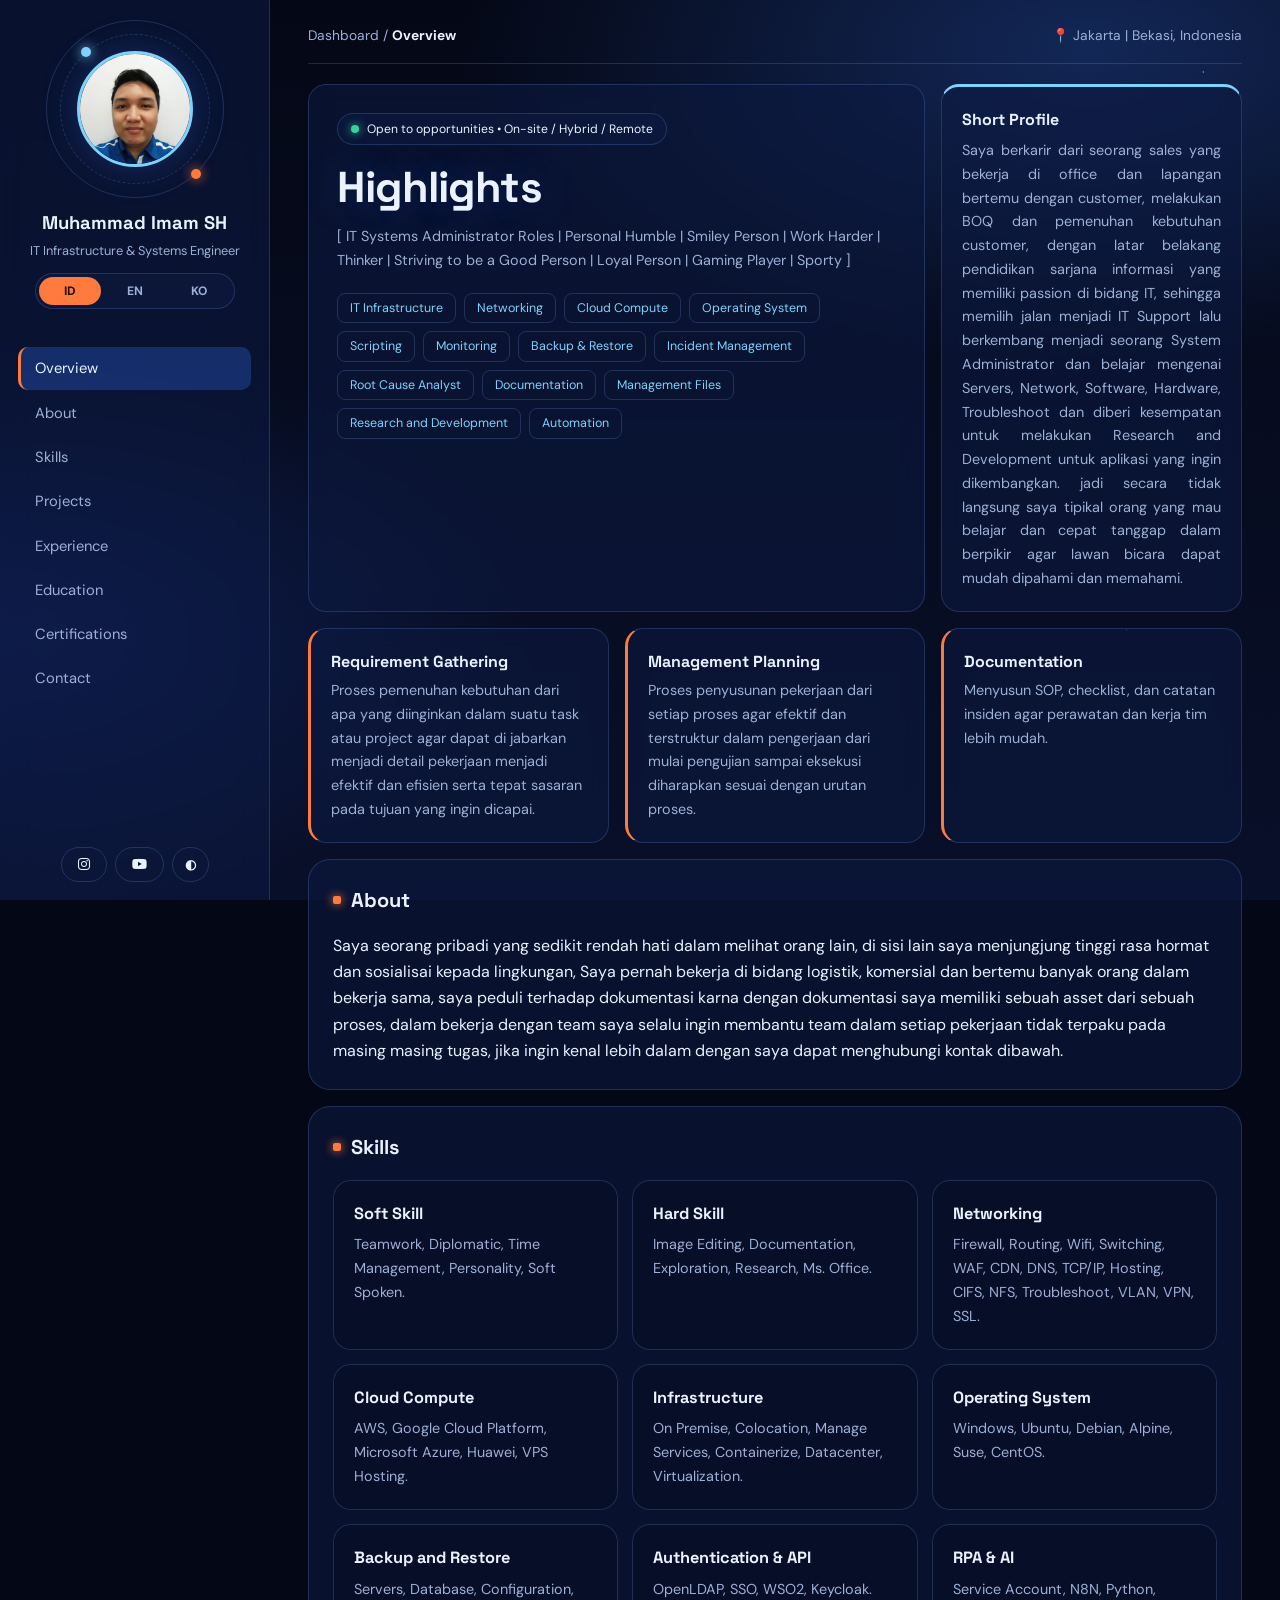
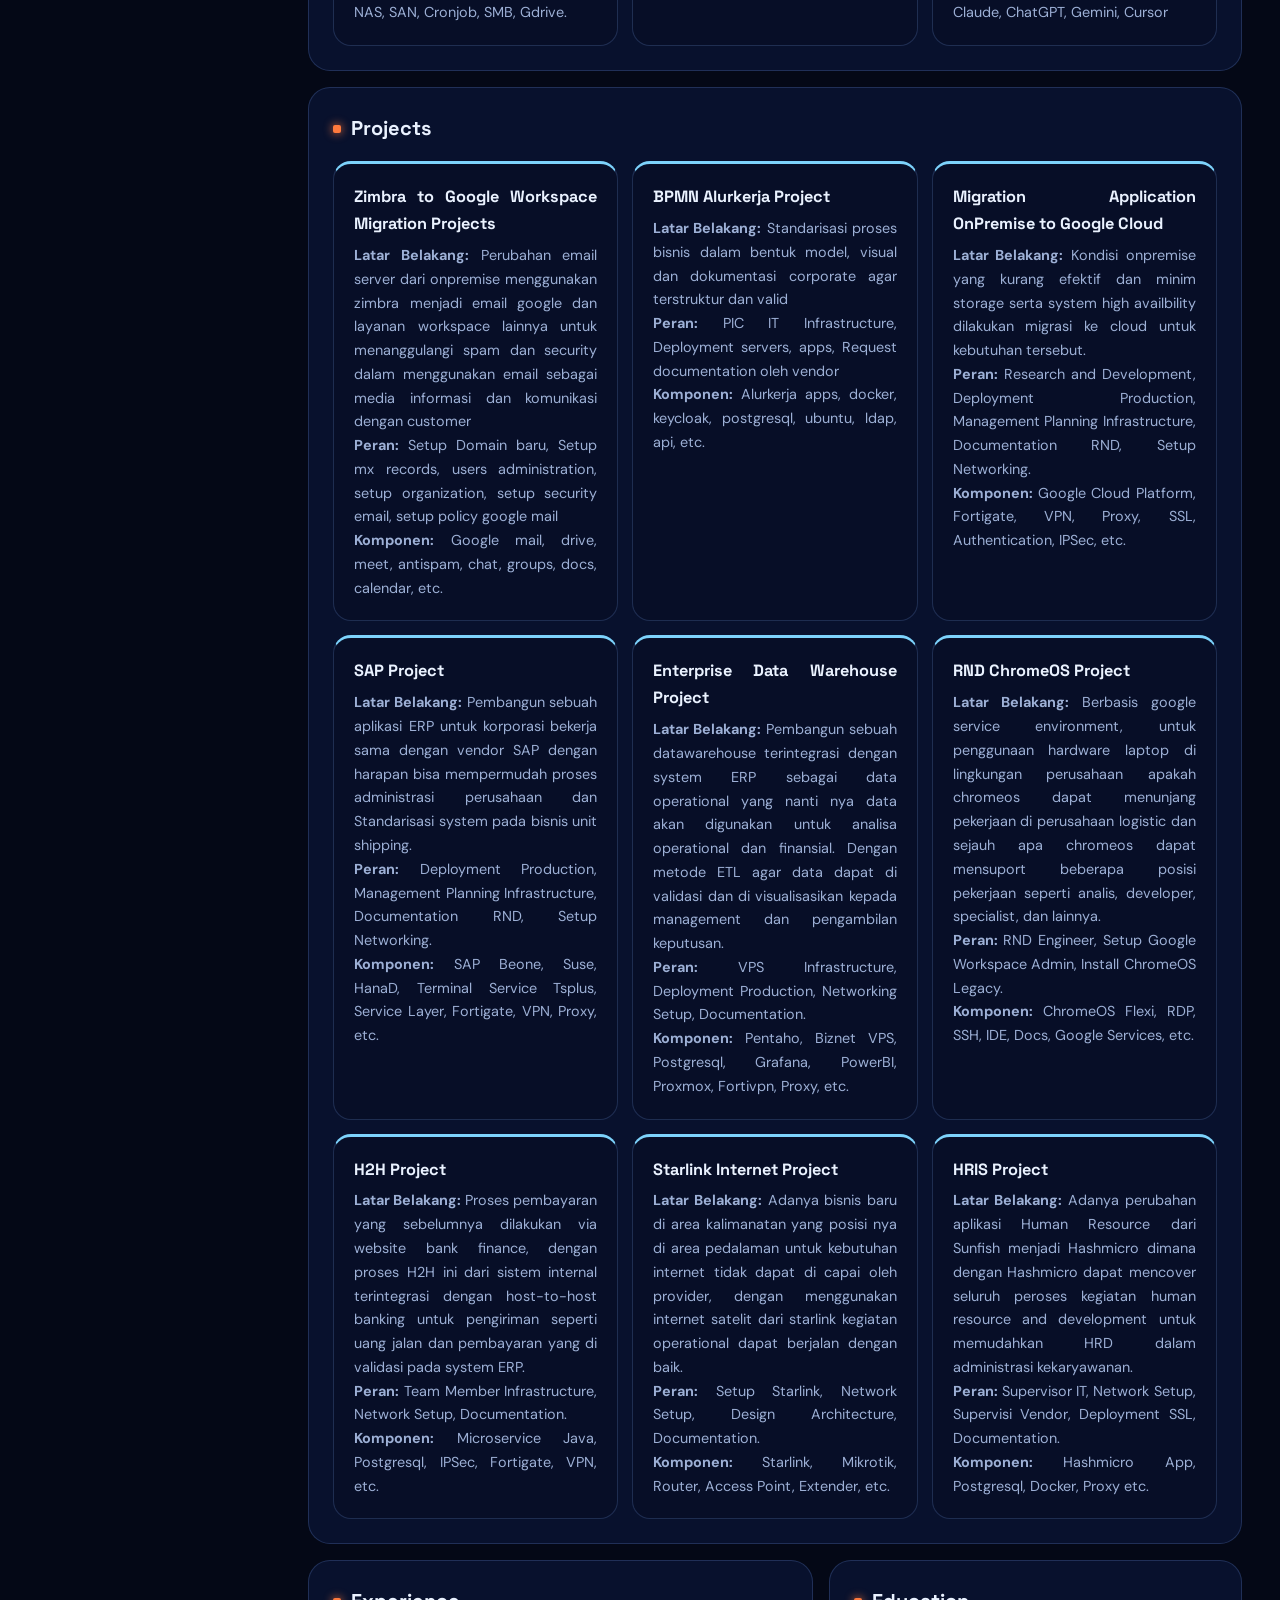
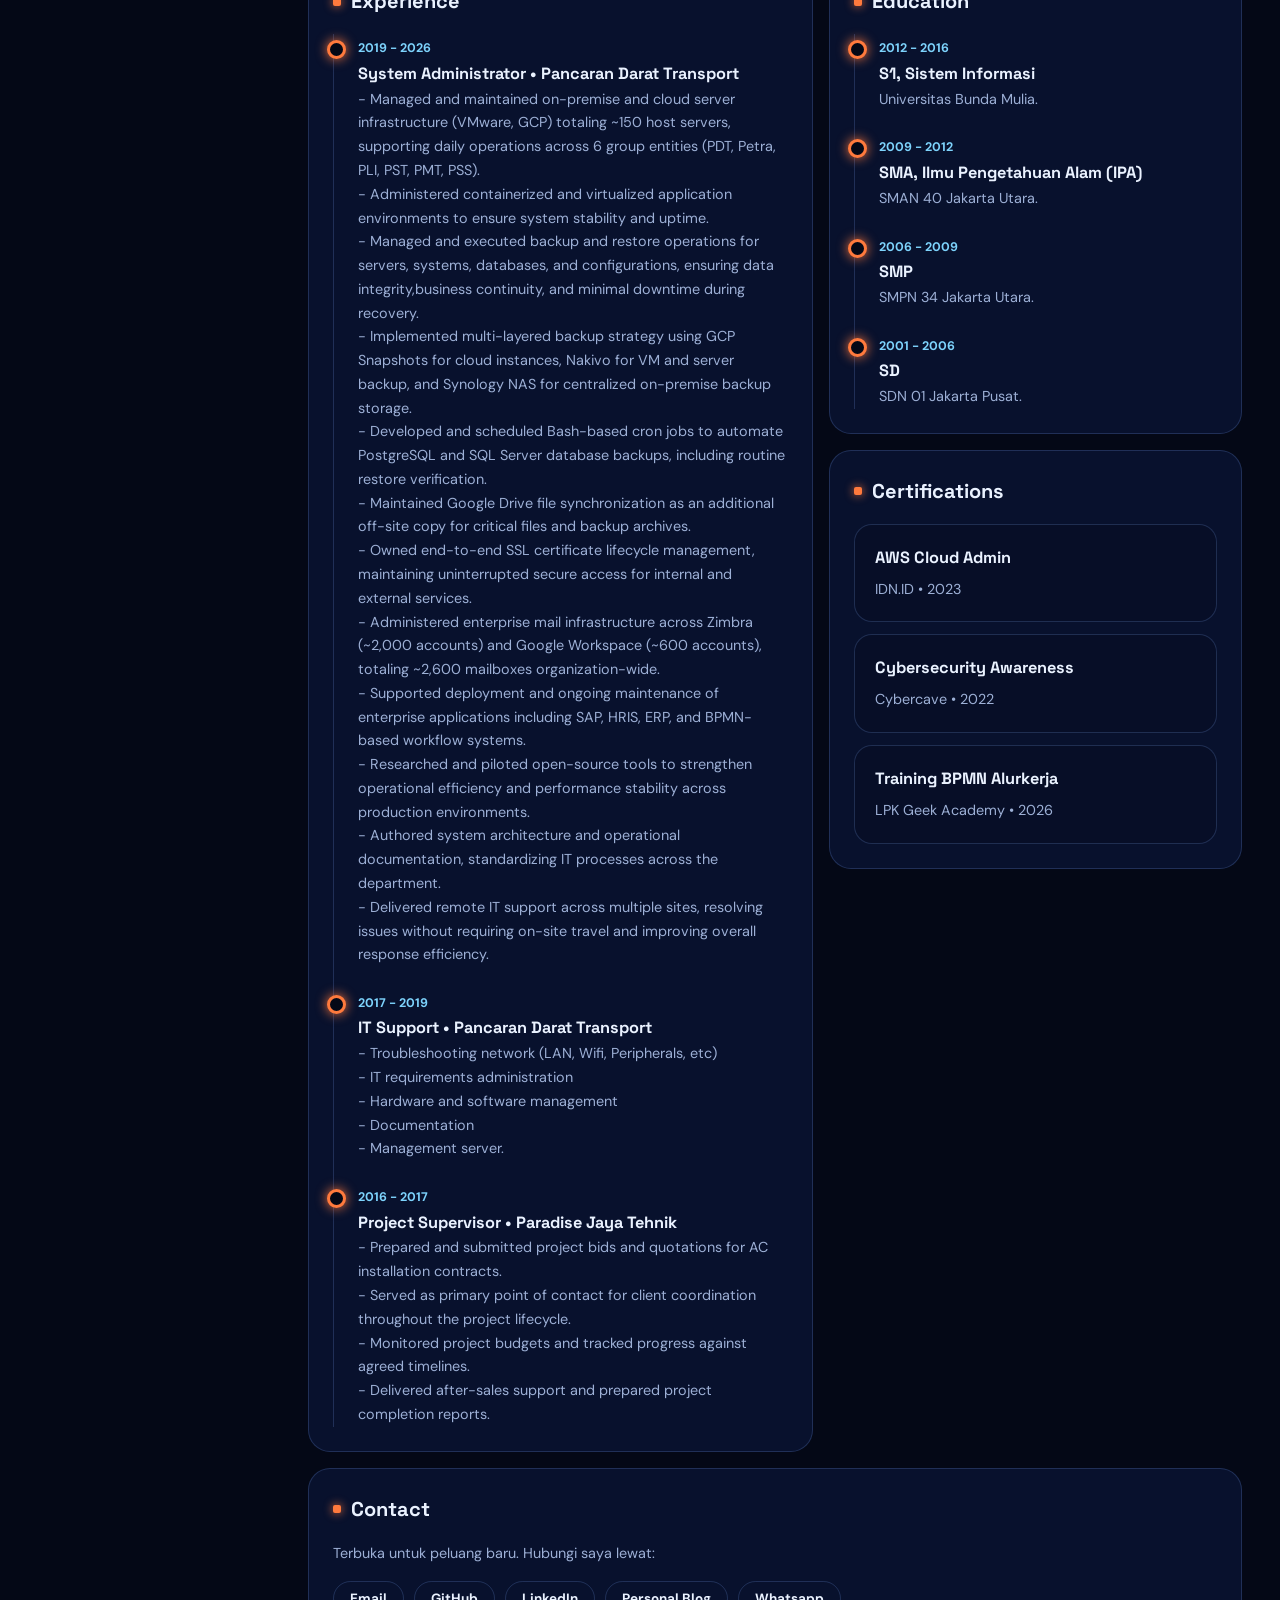
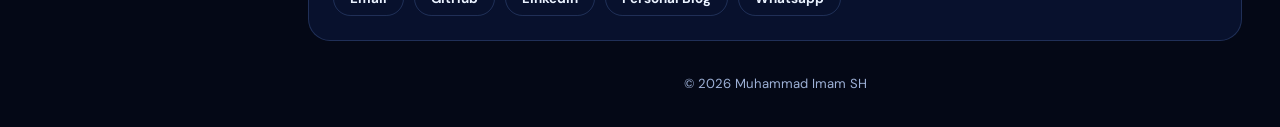
<file: portfolio-muhammadimam94/index.html>
<!DOCTYPE html>
<html lang="id">
<head>
<meta charset="UTF-8">
<meta name="viewport" content="width=device-width, initial-scale=1">
<title>M. Imam SH | Portfolio </title>
<meta name="description" content="Portofolio Muhammad Imam SH: IT Infrastructure & System Engineer dengan fokus pada stabilitas sistem, monitoring, dan penanganan insiden.">
<link rel="preconnect" href="https://fonts.googleapis.com">
<link rel="preconnect" href="https://fonts.gstatic.com" crossorigin>
<link href="https://fonts.googleapis.com/css2?family=DM+Sans:wght@400;500;700&family=Space+Grotesk:wght@500;700&family=Noto+Sans+KR:wght@400;500;700" rel="stylesheet">
<link rel="stylesheet" href="style.css">
<link rel="stylesheet" href="https://cdnjs.cloudflare.com/ajax/libs/font-awesome/6.5.1/css/all.min.css">
<style>
/* Pemilih bahasa */
.lang{display:flex;gap:2px;width:100%;max-width:200px;margin:0 0 16px;padding:3px;border:1px solid var(--line);border-radius:999px;background:var(--card)}
.lang button{flex:1;border:0;background:transparent;color:var(--muted);font:700 .76rem "DM Sans","Noto Sans KR",sans-serif;padding:6px 10px;border-radius:999px;cursor:pointer}
.lang button:hover{color:var(--text)}
.lang button[aria-pressed="true"]{background:var(--suit);color:#1a0a02}
html[data-lang="ko"] :where(body,h1,h2,h3,h4,.btn){font-family:"Noto Sans KR","DM Sans",system-ui,sans-serif}
/* Sembunyikan bar dan tooltip bawaan Google Translate */
#google_translate_element{display:none}
body{top:0!important}
.skiptranslate iframe,iframe.skiptranslate,.goog-te-banner-frame,.goog-te-balloon-frame,#goog-gt-tt,
.VIpgJd-ZVi9od-ORHb-OEVmcd,.VIpgJd-ZVi9od-aZ2wEe-wOHMyf{display:none!important}
.goog-text-highlight{background:none!important;box-shadow:none!important}
</style>
</head>
<body>
<div class="space" aria-hidden="true"></div>

<div class="mbar">
  <strong translate="no">Muhammad Imam SH</strong>
  <button class="btn icon" id="burger" aria-label="Buka menu">☰</button>
</div>

<aside class="side" id="side">
  <div class="avatar-wrap"><span class="orbit o1"></span><span class="orbit o2"></span>
    <div class="avatar"><img src="assets/imamblue.png" alt="Foto Muhammad Imam SH" onerror="this.replaceWith(Object.assign(document.createElement('span'),{textContent:'MI'}))"></div>
  </div>
  <h2 class="who" translate="no">Muhammad Imam SH</h2>
  <p class="role">IT Infrastructure & Systems Engineer</p>
  <div class="lang" translate="no" role="group" aria-label="Language">
    <button type="button" data-lang="id" aria-label="Bahasa Indonesia">ID</button>
    <button type="button" data-lang="en" aria-label="English">EN</button>
    <button type="button" data-lang="ko" aria-label="한국어">KO</button>
  </div>
  <!-- <span class="badge"><i></i>Open to opportunities</span> -->
  <nav class="links" id="menu">
    <a href="#overview">Overview</a><a href="#about">About</a><a href="#skills">Skills</a>
    <a href="#projects">Projects</a><a href="#experience">Experience</a><a href="#education">Education</a>
    <a href="#certifications">Certifications</a><a href="#contact">Contact</a>
  </nav>

  <div class="side-foot" translate="no">
    <a class="btn" href="https://www.instagram.com/muhammadimam66/" target="_blank" rel="noopener" aria-label="Instagram"><i class="fa-brands fa-instagram"></i></a>
    <a class="btn" href="https://www.youtube.com/@m.imamsh94" target="_blank" rel="noopener" aria-label="YouTube"><i class="fa-brands fa-youtube"></i></a>
    <button class="btn icon" id="theme" aria-label="Change Theme">◐</button>
  </div>
</aside>

<main class="main">
<header class="top">
  <span class="crumb"><span>Dashboard</span> / <b id="crumb">Overview</b></span>
  <span class="loc">📍 Jakarta | Bekasi, Indonesia</span>
</header>

<section id="overview" class="bento">
  <div class="card hero">
    <span class="badge"><i></i><span>Open to opportunities • On-site / Hybrid / Remote</span></span>
    <h1>Highlights</h1>
    <p class="lead">[ IT Systems Administrator Roles | Personal Humble | Smiley Person | Work Harder | Thinker | Striving to be a Good Person | Loyal Person | Gaming Player | Sporty ] </p>
    <ul class="tags" translate="no">
      <li>IT Infrastructure</li><li>Networking</li><li>Cloud Compute</li><li>Operating System</li>
      <li>Scripting</li><li>Monitoring</li><li>Backup & Restore</li><li>Incident Management</li><li>Root Cause Analyst</li>
      <li>Documentation</li><li>Management Files</li><li>Research and Development</li><li>Automation</li>
    </ul>
  </div>
  <div class="card pitch">
    <h3>Short Profile</h3>
    <p style="text-align: justify;">Saya berkarir dari seorang sales yang bekerja di office dan lapangan bertemu dengan customer, melakukan BOQ dan pemenuhan kebutuhan customer, dengan latar belakang pendidikan sarjana informasi yang memiliki passion di bidang IT, sehingga memilih jalan menjadi IT Support lalu berkembang menjadi seorang System Administrator dan belajar mengenai Servers, Network, Software, Hardware, Troubleshoot dan diberi kesempatan untuk melakukan Research and Development untuk aplikasi yang ingin dikembangkan. jadi secara tidak langsung saya tipikal orang yang mau belajar dan cepat tanggap dalam berpikir agar lawan bicara dapat mudah dipahami dan memahami.</p>
  </div>
  <div class="card tile"><h4>Requirement Gathering</h4><p>Proses pemenuhan kebutuhan dari apa yang diinginkan dalam suatu task atau project agar dapat di jabarkan menjadi detail pekerjaan menjadi efektif dan efisien serta tepat sasaran pada tujuan yang ingin dicapai.</p></div>
  <div class="card tile"><h4>Management Planning</h4><p>Proses penyusunan pekerjaan dari setiap proses agar efektif dan terstruktur dalam pengerjaan dari mulai pengujian sampai eksekusi diharapkan sesuai dengan urutan proses.</p></div>
  <div class="card tile"><h4>Documentation</h4><p>Menyusun SOP, checklist, dan catatan insiden agar perawatan dan kerja tim lebih mudah.</p></div>
</section>

<section id="about" class="panel">
  <h2>About</h2>
  <p>Saya seorang pribadi yang sedikit rendah hati dalam melihat orang lain, di sisi lain saya menjungjung tinggi rasa hormat dan sosialisai kepada lingkungan, Saya pernah bekerja di bidang logistik, komersial dan bertemu banyak orang dalam bekerja sama, saya peduli terhadap dokumentasi karna dengan dokumentasi saya memiliki sebuah asset dari sebuah proses, dalam bekerja dengan team saya selalu ingin membantu team dalam setiap pekerjaan tidak terpaku pada masing masing tugas, jika ingin kenal lebih dalam dengan saya dapat menghubungi kontak dibawah.</p>
</section>

<section id="skills" class="panel">
  <h2>Skills</h2>
  <div class="grid3">
    <div class="card"><h3>Soft Skill</h3><p>Teamwork, Diplomatic, Time Management, Personality, Soft Spoken.</p></div>
    <div class="card"><h3>Hard Skill</h3><p>Image Editing, Documentation, Exploration, Research, Ms. Office.</p></div>
    <div class="card"><h3>Networking</h3><p>Firewall, Routing, Wifi, Switching, WAF, CDN, DNS, TCP/IP, Hosting, CIFS, NFS, Troubleshoot, VLAN, VPN, SSL. </p></div>
    <div class="card"><h3>Cloud Compute</h3><p>AWS, Google Cloud Platform, Microsoft Azure, Huawei, VPS Hosting.</p></div>
    <div class="card"><h3>Infrastructure</h3><p>On Premise, Colocation, Manage Services, Containerize, Datacenter, Virtualization.</p></div>
    <div class="card"><h3>Operating System</h3><p>Windows, Ubuntu, Debian, Alpine, Suse, CentOS.</p></div>
    <div class="card"><h3>Backup and Restore</h3><p>Servers, Database, Configuration, NAS, SAN, Cronjob, SMB, Gdrive.</p></div>
    <div class="card"><h3>Authentication & API</h3><p>OpenLDAP, SSO, WSO2, Keycloak.</p></div>
    <div class="card"><h3>RPA & AI</h3><p>Service Account, N8N, Python, Claude, ChatGPT, Gemini, Cursor</p></div>
  </div>
</section>

<section id="projects" class="panel">
  <h2>Projects</h2>
  <div class="grid3">
    <article class="card" style="text-align: justify;"><h3>Zimbra to Google Workspace Migration Projects</h3><p><b>Latar Belakang:</b> Perubahan email server dari onpremise menggunakan zimbra menjadi email google dan layanan workspace lainnya untuk menanggulangi spam dan security dalam menggunakan email sebagai media informasi dan komunikasi dengan customer<br><b>Peran:</b> Setup Domain baru, Setup mx records, users administration, setup organization, setup security email, setup policy google mail<br><b>Komponen:</b> Google mail, drive, meet, antispam, chat, groups, docs, calendar, etc. </p></article>
    
    <article class="card" style="text-align: justify;"><h3>BPMN Alurkerja Project</h3><p><b>Latar Belakang:</b> Standarisasi proses bisnis dalam bentuk model, visual dan dokumentasi corporate agar terstruktur dan valid<br><b>Peran:</b> PIC IT Infrastructure, Deployment servers, apps, Request documentation oleh vendor<br><b>Komponen:</b> Alurkerja apps, docker, keycloak, postgresql, ubuntu, ldap, api, etc.<p></article>
    
    <article class="card" style="text-align: justify;"><h3>Migration Application OnPremise to Google Cloud</h3><p><b>Latar Belakang:</b> Kondisi onpremise yang kurang efektif dan minim storage serta system high availbility dilakukan migrasi ke cloud untuk kebutuhan tersebut.<br><b>Peran:</b> Research and Development, Deployment Production, Management Planning Infrastructure, Documentation RND, Setup Networking.<br><b>Komponen:</b> Google Cloud Platform, Fortigate, VPN, Proxy, SSL, Authentication, IPSec,  etc.<p></article>

    <article class="card" style="text-align: justify;"><h3>SAP Project</h3><p><b>Latar Belakang:</b> Pembangun sebuah aplikasi ERP untuk korporasi bekerja sama dengan vendor SAP dengan harapan bisa mempermudah proses administrasi perusahaan dan Standarisasi system pada bisnis unit shipping.<br><b>Peran:</b> Deployment Production, Management Planning Infrastructure, Documentation RND, Setup Networking.<br><b>Komponen:</b> SAP Beone, Suse, HanaD, Terminal Service Tsplus, Service Layer, Fortigate, VPN, Proxy, etc.<p></article>

    <article class="card" style="text-align: justify;"><h3>Enterprise Data Warehouse Project</h3><p><b>Latar Belakang:</b> Pembangun sebuah datawarehouse terintegrasi dengan system ERP sebagai data operational yang nanti nya data akan digunakan untuk analisa operational dan finansial. Dengan metode ETL agar data dapat di validasi dan di visualisasikan kepada management dan pengambilan keputusan.<br><b>Peran:</b> VPS Infrastructure, Deployment Production, Networking Setup, Documentation.<br><b>Komponen:</b> Pentaho, Biznet VPS, Postgresql, Grafana, PowerBI, Proxmox, Fortivpn, Proxy, etc.<p></article>

    <article class="card" style="text-align: justify;"><h3>RND ChromeOS Project</h3><p><b>Latar Belakang:</b> Berbasis google service environment, untuk penggunaan hardware laptop di lingkungan perusahaan apakah chromeos dapat menunjang pekerjaan di perusahaan logistic dan sejauh apa chromeos dapat mensuport beberapa posisi pekerjaan seperti analis, developer, specialist, dan lainnya.<br><b>Peran:</b> RND Engineer, Setup Google Workspace Admin, Install ChromeOS Legacy.<br><b>Komponen:</b> ChromeOS Flexi, RDP, SSH, IDE, Docs, Google Services, etc.<p></article>

    <article class="card" style="text-align: justify;"><h3>H2H Project</h3><p><b>Latar Belakang:</b> Proses pembayaran yang sebelumnya dilakukan via website bank finance, dengan proses H2H ini dari sistem internal terintegrasi dengan host-to-host banking untuk pengiriman seperti uang jalan dan pembayaran yang di validasi pada system ERP.<br><b>Peran:</b> Team Member Infrastructure, Network Setup, Documentation.<br><b>Komponen:</b> Microservice Java, Postgresql, IPSec, Fortigate, VPN, etc.<p></article>

    <article class="card" style="text-align: justify;"><h3>Starlink Internet Project</h3><p><b>Latar Belakang:</b> Adanya bisnis baru di area kalimanatan yang posisi nya di area pedalaman untuk kebutuhan internet tidak dapat di capai oleh provider, dengan menggunakan internet satelit dari starlink kegiatan operational dapat berjalan dengan baik.<br><b>Peran:</b> Setup Starlink, Network Setup, Design Architecture, Documentation.<br><b>Komponen:</b> Starlink, Mikrotik, Router, Access Point, Extender, etc.<p></article>

    <article class="card" style="text-align: justify;"><h3>HRIS Project</h3><p><b>Latar Belakang:</b> Adanya perubahan aplikasi Human Resource dari Sunfish menjadi Hashmicro dimana dengan Hashmicro dapat mencover seluruh peroses kegiatan human resource and development untuk memudahkan HRD dalam administrasi kekaryawanan.<br><b>Peran:</b> Supervisor IT, Network Setup, Supervisi Vendor, Deployment  SSL, Documentation.<br><b>Komponen:</b> Hashmicro App, Postgresql, Docker, Proxy etc.<p></article>
  </div>


</section>

<div class="duo">
  <section id="experience" class="panel">
    <h2>Experience</h2>
    <ol class="timeline">
      <li><time>2019 - 2026</time><h3>System Administrator • Pancaran Darat Transport</h3>
      <p>- Managed and maintained on-premise and cloud server infrastructure (VMware, GCP) totaling ~150 host servers, supporting daily
      operations across 6 group entities (PDT, Petra, PLI, PST, PMT, PSS).</p>
      <p>- Administered containerized and virtualized application environments to ensure system stability and uptime.</p>
      <p>- Managed and executed backup and restore operations for servers, systems, databases, and configurations, ensuring data integrity,business continuity, and minimal downtime during recovery.</p>
      <p>- Implemented multi-layered backup strategy using GCP Snapshots for cloud instances, Nakivo for VM and server backup, and
      Synology NAS for centralized on-premise backup storage.</p>
      <p>- Developed and scheduled Bash-based cron jobs to automate PostgreSQL and SQL Server database backups, including routine
      restore verification.</p>
      <p>- Maintained Google Drive file synchronization as an additional off-site copy for critical files and backup archives.</p>
      <p>- Owned end-to-end SSL certificate lifecycle management, maintaining uninterrupted secure access for internal and external
      services.</p>
      <p>- Administered enterprise mail infrastructure across Zimbra (~2,000 accounts) and Google Workspace (~600 accounts), totaling
      ~2,600 mailboxes organization-wide.</p>
      <p>- Supported deployment and ongoing maintenance of enterprise applications including SAP, HRIS, ERP, and BPMN-based
      workflow systems.</p>
      <p>- Researched and piloted open-source tools to strengthen operational efficiency and performance stability across production
      environments.</p>
      <p>- Authored system architecture and operational documentation, standardizing IT processes across the department.</p>
      <p>- Delivered remote IT support across multiple sites, resolving issues without requiring on-site travel and improving overall response
      efficiency. </p></li>
      
      <li><time>2017 - 2019</time><h3>IT Support • Pancaran Darat Transport</h3><p>- Troubleshooting network (LAN, Wifi, Peripherals, etc)<p>- IT requirements administration</p><p>- Hardware and software management</p><p>- Documentation<p>- Management server.</p></li>

      <li><time>2016 - 2017</time><h3>Project Supervisor • Paradise Jaya Tehnik</h3>
        <p>- Prepared and submitted project bids and quotations for AC installation contracts.</p>
        <p>- Served as primary point of contact for client coordination throughout the project lifecycle.</p>
        <p>- Monitored project budgets and tracked progress against agreed timelines.</p>
        <p>- Delivered after-sales support and prepared project completion reports. </p>
      </li>

    </ol>
  </section>
  <div class="stack">
    <section id="education" class="panel">
      <h2>Education</h2>
      <ol class="timeline">
        <li><time>2012 - 2016</time><h3>S1, Sistem Informasi</h3><p>Universitas Bunda Mulia.</p></li>
        <li><time>2009 - 2012</time><h3>SMA, Ilmu Pengetahuan Alam (IPA)</h3><p>SMAN 40 Jakarta Utara.</p></li>
        <li><time>2006 - 2009</time><h3>SMP</h3><p>SMPN 34 Jakarta Utara.</p></li>
        <li><time>2001 - 2006</time><h3>SD</h3><p>SDN 01 Jakarta Pusat.</p></li>
      </ol>
    </section>
    <section id="certifications" class="panel">
      <h2>Certifications</h2>
      <div class="list">
        <div class="card"><h3>AWS Cloud Admin</h3><p>IDN.ID • 2023</p></div>
        <div class="card"><h3>Cybersecurity Awareness</h3><p>Cybercave • 2022</p></div>
        <div class="card"><h3>Training BPMN Alurkerja</h3><p>LPK Geek Academy • 2026</p></div>
      </div>
    </section>
  </div>
</div>

<section id="contact" class="panel">
  <h2>Contact</h2>
  <p class="prose">Terbuka untuk peluang baru. Hubungi saya lewat:</p>
  <div class="cta">
      <a class="btn" href="mailto:muhammadimam94@gmail.com">Email</a>
      <a class="btn" href="https://github.com/muhammadimam94" target="_blank" rel="noopener" translate="no">GitHub</a>
      <a class="btn" href="https://www.linkedin.com/in/muhammad-imam-sh-269b98157/" target="_blank" rel="noopener" translate="no">LinkedIn</a>
      <a class="btn" href="https://muhammadimam66.wordpress.com/" target="_blank" rel="noopener">Personal Blog</a>
      <a class="btn" href="https://wa.me/6285158611027" target="_blank" rel="noopener" translate="no">Whatsapp</a>
<!--      <a class="btn" href="assets/CV 2026 Update.pdf" target="_blank" rel="noopener">Unduh CV</a> -->
    </div>
</section>

<footer class="foot" translate="no">© <span id="yr"></span> Muhammad Imam SH</footer>
</main>
<div id="google_translate_element"></div>
<script src="script.js"></script>
<script src="translate.js"></script>
</body>
</html>
</file>
<file: portfolio-muhammadimam94/style.css>
:root{--bg:#040816;--deep:#0a1230;--card:rgba(14,26,66,.55);--line:rgba(125,170,255,.2);--text:#eaf2ff;--muted:#9db0d6;--accent:#7dd3fc;--suit:#ff7a3d;--ok:#34d399;--glow:rgba(56,120,255,.28);--side:270px}
:root[data-theme="light"]{--bg:#eef4ff;--deep:#dce8ff;--card:rgba(255,255,255,.75);--line:rgba(30,64,175,.18);--text:#0b1a3d;--muted:#475a85;--accent:#1d4ed8;--suit:#e8591a;--glow:rgba(59,130,246,.16)}
*{box-sizing:border-box;margin:0}
html{scroll-behavior:smooth;scroll-padding-top:24px}
body{font-family:"DM Sans",system-ui,sans-serif;background:var(--bg);color:var(--text);line-height:1.65;overflow-x:hidden}
a{color:inherit;text-decoration:none}
:focus-visible{outline:2px solid var(--suit);outline-offset:2px}

.space{position:fixed;inset:0;z-index:-1;pointer-events:none;
 background:
  radial-gradient(1.5px 1.5px at 12% 18%,#fff,transparent),radial-gradient(1px 1px at 28% 62%,#cfe0ff,transparent),
  radial-gradient(1.5px 1.5px at 44% 12%,#fff,transparent),radial-gradient(1px 1px at 63% 38%,#cfe0ff,transparent),
  radial-gradient(2px 2px at 78% 22%,#fff,transparent),radial-gradient(1px 1px at 88% 70%,#fff,transparent),
  radial-gradient(1px 1px at 8% 84%,#cfe0ff,transparent),radial-gradient(1.5px 1.5px at 55% 88%,#fff,transparent),
  radial-gradient(1px 1px at 36% 40%,#fff,transparent),radial-gradient(1px 1px at 94% 8%,#cfe0ff,transparent),
  radial-gradient(ellipse 70% 50% at 85% 5%,var(--glow),transparent 70%),
  radial-gradient(ellipse 60% 45% at 0% 70%,rgba(30,64,175,.35),transparent 70%),
  linear-gradient(180deg,var(--bg),var(--deep) 140%)}
:root[data-theme="light"] .space{background:radial-gradient(ellipse 70% 50% at 85% 5%,var(--glow),transparent 70%),linear-gradient(180deg,var(--bg),var(--deep))}

/* sidebar */
.side{position:fixed;inset:0 auto 0 0;width:var(--side);display:flex;flex-direction:column;align-items:center;text-align:center;padding:28px 18px 18px;background:var(--card);border-right:1px solid var(--line);backdrop-filter:blur(16px);overflow-y:auto;z-index:20}
.avatar-wrap{position:relative;width:150px;height:150px;margin:6px 0 24px;display:grid;place-items:center}
.avatar{width:116px;height:116px;border-radius:50%;overflow:hidden;border:3px solid var(--accent);background:var(--deep);display:grid;place-items:center;font:700 2rem "Space Grotesk",sans-serif;box-shadow:0 0 36px var(--glow)}
.avatar img{width:100%;height:100%;object-fit:cover}
.orbit{position:absolute;inset:0;border:1px dashed var(--line);border-radius:50%;animation:spin 28s linear infinite}
.orbit.o2{inset:-14px;border-style:solid;animation-duration:44s;animation-direction:reverse}
.orbit::after{content:"";position:absolute;top:8%;left:14%;width:10px;height:10px;border-radius:50%;background:var(--accent);box-shadow:0 0 12px var(--accent)}
.orbit.o2::after{background:var(--suit);box-shadow:0 0 12px var(--suit);top:auto;bottom:10%;left:auto;right:12%}
@keyframes spin{to{transform:rotate(360deg)}}
.who{font-family:"Space Grotesk",sans-serif;font-size:1.15rem}
.role{color:var(--muted);font-size:.8rem;margin:2px 0 12px}
.badge{display:inline-flex;align-items:center;gap:8px;border:1px solid var(--line);border-radius:999px;padding:5px 13px;font-size:.76rem;background:var(--card)}
.badge i{width:8px;height:8px;border-radius:50%;background:var(--ok);box-shadow:0 0 10px var(--ok)}
.links{display:flex;flex-direction:column;gap:2px;width:100%;margin:22px 0;text-align:left}
.links a{padding:9px 14px;border-radius:10px;color:var(--muted);font-size:.92rem;border-left:3px solid transparent}
.links a:hover{background:var(--glow);color:var(--text)}
.links a.on{background:var(--glow);color:var(--text);border-left-color:var(--suit)}
.side-foot{margin-top:auto;display:flex;flex-wrap:wrap;gap:8px;justify-content:center}

.btn{display:inline-flex;align-items:center;justify-content:center;padding:8px 16px;border:1px solid var(--line);border-radius:999px;background:transparent;color:var(--text);font:700 .84rem "DM Sans",sans-serif;cursor:pointer;transition:background .2s,border-color .2s}
.btn:hover{border-color:var(--accent);background:var(--glow)}
.btn.primary{background:var(--suit);border-color:var(--suit);color:#1a0a02}
.btn.primary:hover{filter:brightness(1.1)}
.btn.icon{padding:8px 12px}
.mbar{display:none}

/* konten utama */
.main{margin-left:var(--side);padding:24px clamp(20px,3vw,48px) 24px}
.top{display:flex;justify-content:space-between;align-items:center;gap:12px;padding-bottom:16px;margin-bottom:20px;border-bottom:1px solid var(--line);font-size:.86rem;color:var(--muted)}
.crumb b{color:var(--text);font-weight:700}

.bento{display:grid;grid-template-columns:repeat(3,1fr);gap:16px}
.card{background:var(--card);border:1px solid var(--line);border-radius:18px;padding:20px;backdrop-filter:blur(10px)}
.hero{grid-column:span 2;grid-row:span 2;padding:28px}
.pitch{grid-column:3;grid-row:1/3;border-top:3px solid var(--accent)}
.tile{border-left:3px solid var(--suit)}
h1{font-family:"Space Grotesk",sans-serif;font-size:clamp(1.8rem,3.6vw,2.7rem);line-height:1.12;font-weight:700;letter-spacing:-.02em;margin:18px 0 14px;text-shadow:0 0 40px var(--glow)}
.lead{color:var(--muted);font-size:1.02rem;max-width:58ch}
.tags{display:flex;flex-wrap:wrap;gap:8px;list-style:none;padding:0;margin:20px 0}
.tags li{border:1px solid var(--line);border-radius:8px;padding:4px 12px;font-size:.78rem;color:var(--accent)}
.cta{display:flex;flex-wrap:wrap;gap:10px}
.pitch p,.tile p,.card p,.prose,.timeline p{color:var(--muted);font-size:.9rem}
.tile h4,.pitch h3{font-family:"Space Grotesk",sans-serif;font-size:1rem;margin-bottom:4px}

.panel{margin-top:16px;padding:24px;background:var(--card);border:1px solid var(--line);border-radius:22px}
.panel h2{font-family:"Space Grotesk",sans-serif;font-size:1.25rem;margin-bottom:16px;display:flex;align-items:center;gap:10px}
.panel h2::before{content:"";width:8px;height:8px;border-radius:2px;background:var(--suit);box-shadow:0 0 10px var(--suit)}
.panel .card{background:rgba(4,8,22,.28);backdrop-filter:none}
:root[data-theme="light"] .panel .card{background:rgba(255,255,255,.6)}
h3{font-family:"Space Grotesk",sans-serif;font-size:1.02rem}
.card h3{margin-bottom:6px}
.prose{max-width:68ch;margin-bottom:16px}
.grid3{display:grid;grid-template-columns:repeat(3,1fr);gap:14px}
#projects .card{border-top:3px solid var(--accent)}
.more{display:inline-block;margin-top:12px;color:var(--suit);font-weight:700;font-size:.86rem}
.duo{display:grid;grid-template-columns:1.1fr .9fr;gap:16px;margin-top:16px}
.duo .panel{margin-top:0}
.stack{display:flex;flex-direction:column;gap:16px}
.list{display:flex;flex-direction:column;gap:12px}
.timeline{list-style:none;padding:0 0 0 24px;border-left:1px solid var(--line)}
.timeline li{margin-bottom:22px;position:relative}
.timeline li:last-child{margin-bottom:0}
.timeline li::before{content:"";position:absolute;left:-31px;top:6px;width:13px;height:13px;border-radius:50%;background:var(--bg);border:3px solid var(--suit);box-shadow:0 0 12px var(--suit)}
.timeline time{font-size:.78rem;color:var(--accent);font-weight:700}
.foot{padding:32px 0 8px;color:var(--muted);font-size:.82rem;text-align:center}

@media(max-width:1100px){.bento{grid-template-columns:1fr 1fr}.hero{grid-column:1/-1;grid-row:auto}.pitch{grid-column:auto;grid-row:auto}.grid3{grid-template-columns:1fr 1fr}}
@media(max-width:900px){
 .mbar{display:flex;position:sticky;top:0;z-index:30;justify-content:space-between;align-items:center;padding:10px 16px;background:var(--card);border-bottom:1px solid var(--line);backdrop-filter:blur(14px)}
 .side{transform:translateX(-100%);transition:transform .25s;width:min(300px,85vw)}
 .side.open{transform:none}
 .main{margin-left:0;padding:16px}
 .top{display:none}
 .bento,.grid3,.duo{grid-template-columns:1fr}
}
@media(prefers-reduced-motion:reduce){html{scroll-behavior:auto}.orbit{animation:none}.side{transition:none}}
</file>
